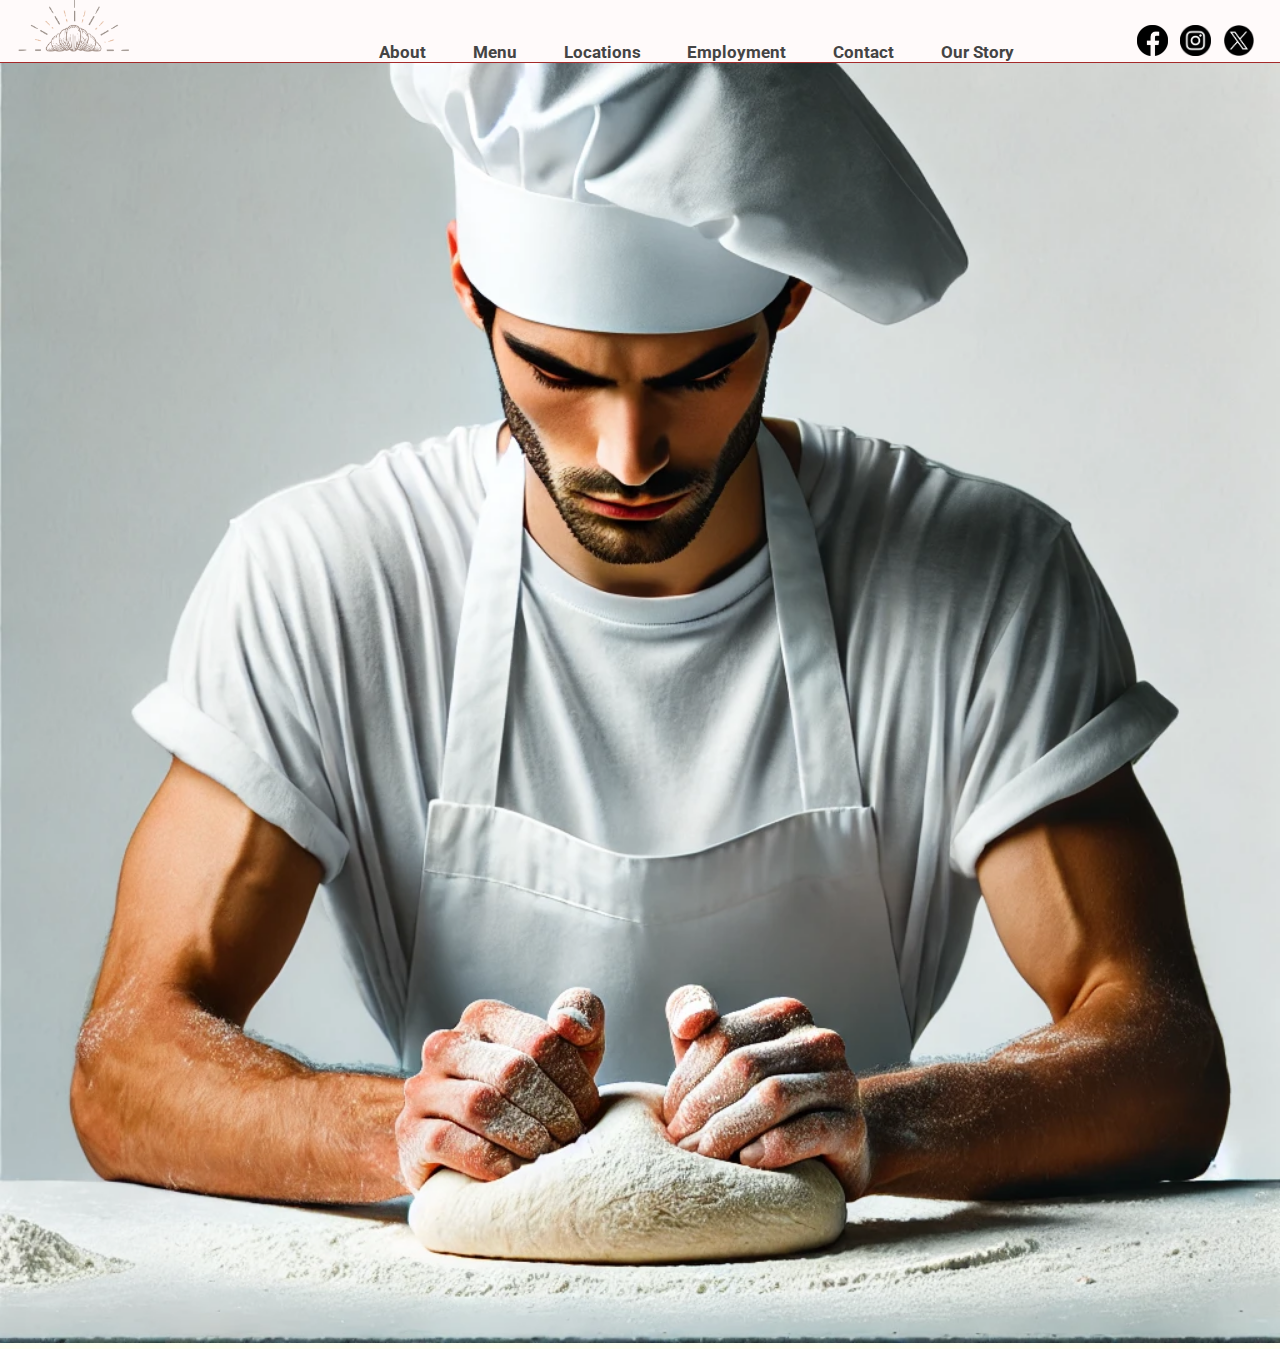
<file: index.html>
<!DOCTYPE html>
<html lang="en">
<head>
    <meta charset="UTF-8">
    <meta name="viewport" content="width=device-width, initial-scale=1.0">
    <title>Lab 9 Homepage</title>
    <link rel="stylesheet" href="css/navstyles.css">
    <link rel="stylesheet" href="css/pagestyles.css">
    <link rel="icon" href="images/logo2-1.png" type="image/x-icon">
    <link href="https://fonts.googleapis.com/css2?family=Roboto:wght@400;700&display=swap" rel="stylesheet">
</head>
<body>
    <header id="main-header">
        <a href="#">
            <img src="images/logo2-1.png" alt="logo" id="mainheaderlogo">
        </a>
        <div id="hamburger">
            <div></div>
            <div></div>
            <div></div>
        </div>
        <div id="dropdown-menu">
            <a href="html/aboutpage.html">About</a>
            <a href="html/menupage.html">Menu</a>
            <a href="html/locationspage.html">Locations</a>
            <a href="html/employmentpage.html">Employment</a>
            <a href="html/contactpage.html">Contact</a>
            <a href="html/storypage.html">Our Story</a>
        </div>
        <ul>
            <li>
                <a href="html/aboutpage.html">About</a>
            </li>
            <li>
                <a href="html/menupage.html">Menu</a>
            </li>
            <li>
                <a href="html/locationspage.html">Locations</a>
            </li>
            <li>
                <a href="html/employmentpage.html">Employment</a>
            </li>
            <li>
                <a href="html/contactpage.html">Contact</a>
            </li>
            <li>
                <a href="html/storypage.html">Our Story</a>
            </li>
        </ul>
        <div id="socials">
            <a href="https://www.facebook.com" target="_blank">
                <img src="images/fb.png" alt="facebook">
            </a>
            <a href="https://www.instagram.com" target="_blank">
                <img src="images/instagram.png" alt="instagram">
            </a>
            <a href="https://www.twitter.com" target="_blank">
                <img src="images/twitterx.png" alt="twitterx">
            </a>
        </div>
    </header>
    <img src="images/baker.png" alt="img" id="hero">
</body>
</html>
</file>
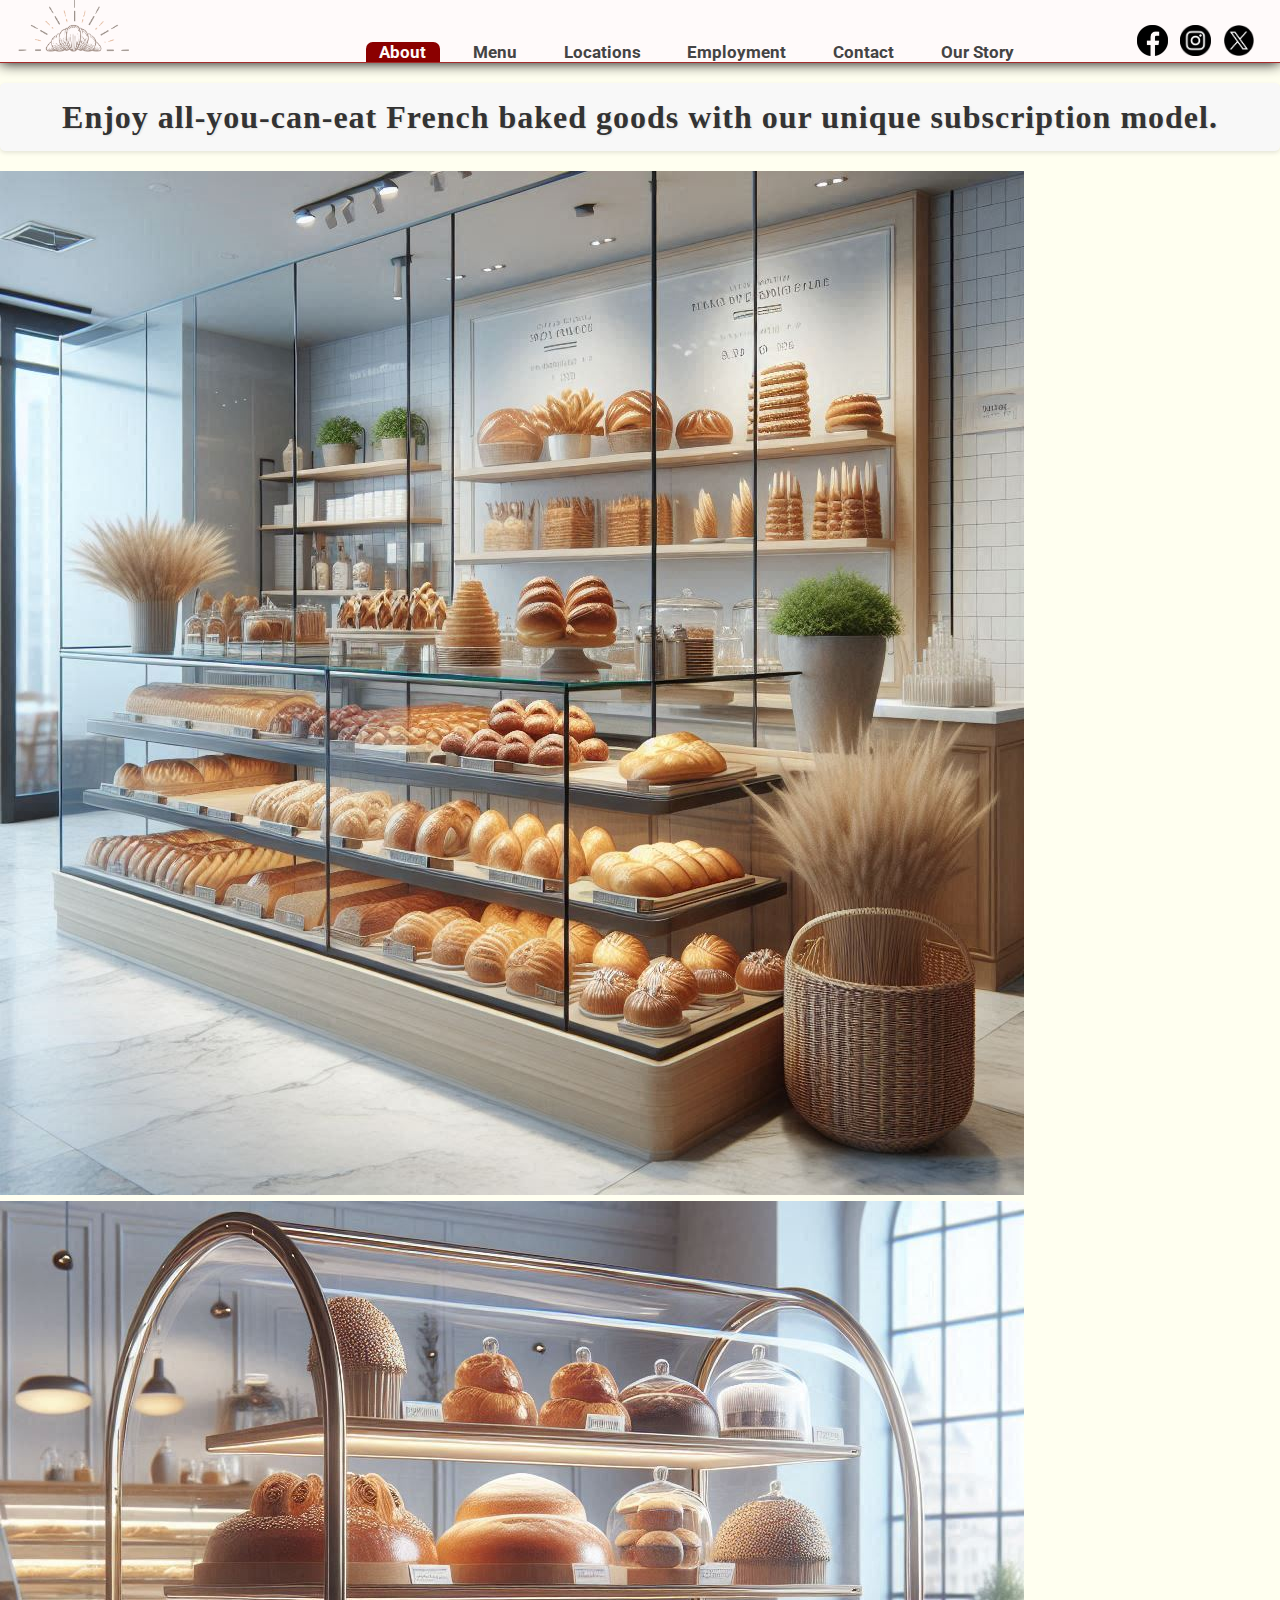
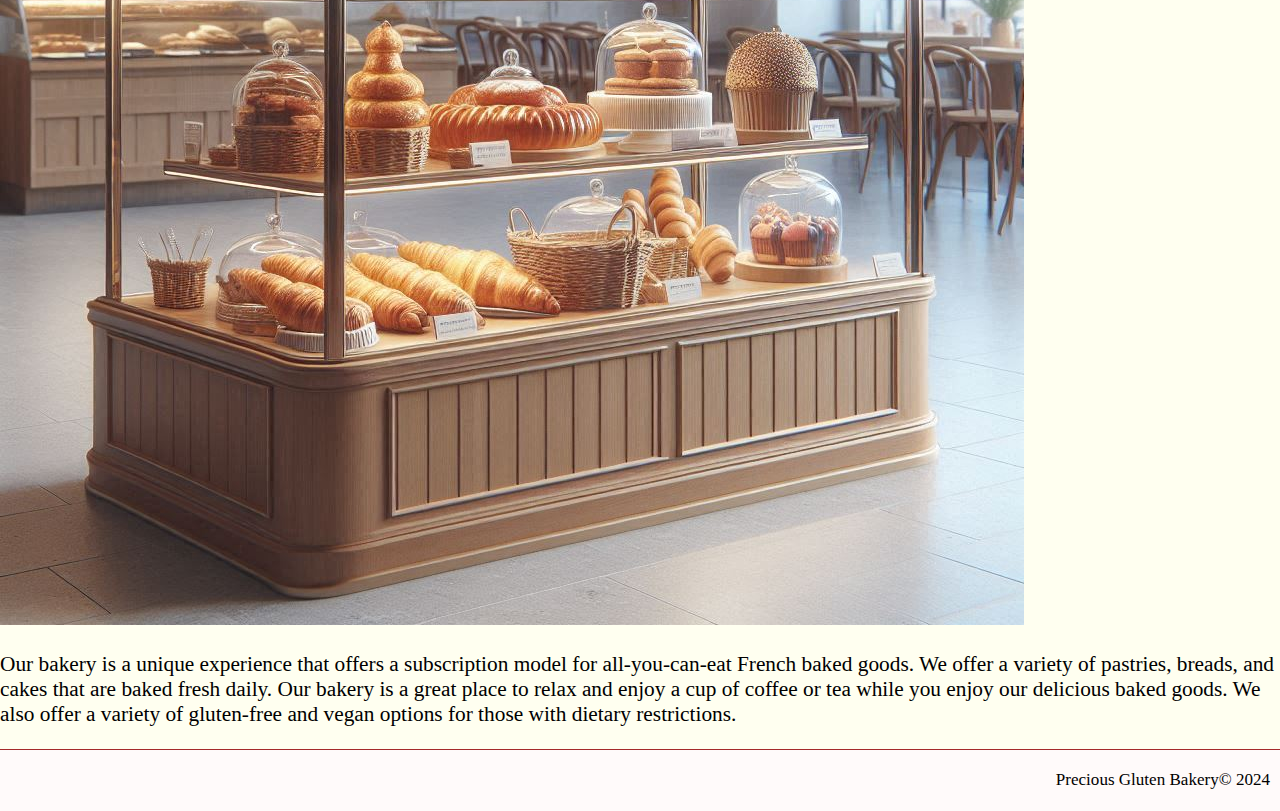
<file: html/aboutpage.html>
<!DOCTYPE html>
<html lang="en">
<head>
    <meta charset="UTF-8">
    <meta name="viewport" content="width=device-width, initial-scale=1.0">
    <title>Lab 9 Homepage</title>
    <link rel="stylesheet" href="../css/navstyles.css">
    <link rel="stylesheet" href="../css/pagestyles.css">
    <link rel="icon" href="../images/logo2-1.png" type="image/x-icon">
    <link href="https://fonts.googleapis.com/css2?family=Roboto:wght@400;700&display=swap" rel="stylesheet">
</head>
<body>
    <header id="main-header">
        <a href="../index.html">
            <img src="../images/logo2-1.png" alt="logo" id="mainheaderlogo">
        </a>
        <div id="hamburger">
            <div></div>
            <div></div>
            <div></div>
        </div>
        <div id="dropdown-menu">
            <a href="aboutpage.html">About</a>
            <a href="menupage.html">Menu</a>
            <a href="locationspage.html">Locations</a>
            <a href="employmentpage.html">Employment</a>
            <a href="contactpage.html">Contact</a>
            <a href="storypage.html">Our Story</a>
        </div>
        <ul>
            <li>
                <a href="aboutpage.html" class="active">About</a>
            </li>
            <li>
                <a href="menupage.html">Menu</a>
            </li>
            <li>
                <a href="locationspage.html">Locations</a>
            </li>
            <li>
                <a href="employmentpage.html">Employment</a>
            </li>
            <li>
                <a href="contactpage.html">Contact</a>
            </li>
            <li>
                <a href="storypage.html">Our Story</a>
            </li>
        </ul>
        <div id="socials">
            <a href="https://www.facebook.com" target="_blank">
                <img src="../images/fb.png" alt="facebook">
            </a>
            <a href="https://www.instagram.com" target="_blank">
                <img src="../images/instagram.png" alt="instagram">
            </a>
            <a href="https://www.twitter.com" target="_blank">
                <img src="../images/twitterx.png" alt="twitterx">
            </a>
        </div>
    </header>
    <p id="about-header">Enjoy all-you-can-eat French baked goods with our unique subscription model.</p>
    <div id="about-container">
        <div id="about-left">
            <img src="../images/display1.jpeg" alt="about1">
            <img src="../images/display2.jpeg" alt="about2">
        </div>
        <div id="about-right">
            <p>Our bakery is a unique experience that offers a subscription model for all-you-can-eat French baked goods. We offer a variety of pastries, breads, and cakes that are baked fresh daily. Our bakery is a great place to relax and enjoy a cup of coffee or tea while you enjoy our delicious baked goods. We also offer a variety of gluten-free and vegan options for those with dietary restrictions.</p>
        </div>
</body>
</html>

<footer> <p class="foot-text"> Precious Gluten Bakery© 2024</p></footer>
</file>
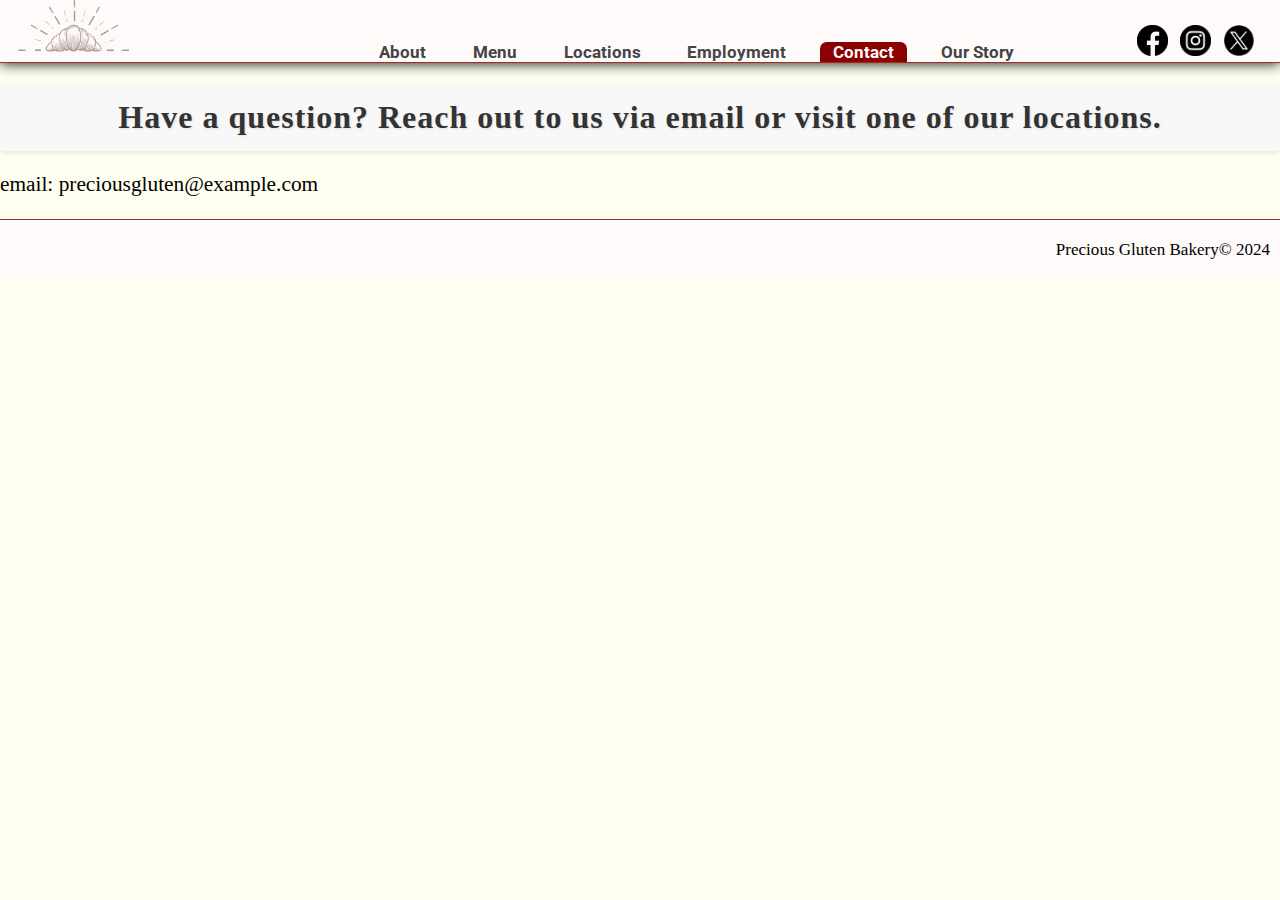
<file: html/contactpage.html>
<!DOCTYPE html>
<html lang="en">
<head>
    <meta charset="UTF-8">
    <meta name="viewport" content="width=device-width, initial-scale=1.0">
    <title>Lab 9 Homepage</title>
    <link rel="stylesheet" href="../css/navstyles.css">
    <link rel="stylesheet" href="../css/pagestyles.css">
    <link rel="icon" href="../images/logo2-1.png" type="image/x-icon">
    <link href="https://fonts.googleapis.com/css2?family=Roboto:wght@400;700&display=swap" rel="stylesheet">
</head>
<body>
    <header id="main-header">
        <a href="../index.html">
            <img src="../images/logo2-1.png" alt="logo" id="mainheaderlogo">
        </a>
        <div id="hamburger">
            <div></div>
            <div></div>
            <div></div>
        </div>
        <div id="dropdown-menu">
            <a href="aboutpage.html">About</a>
            <a href="menupage.html">Menu</a>
            <a href="locationspage.html">Locations</a>
            <a href="employmentpage.html">Employment</a>
            <a href="contactpage.html">Contact</a>
            <a href="storypage.html">Our Story</a>
        </div>
        <ul>
            <li>
                <a href="aboutpage.html">About</a>
            </li>
            <li>
                <a href="menupage.html">Menu</a>
            </li>
            <li>
                <a href="locationspage.html">Locations</a>
            </li>
            <li>
                <a href="employmentpage.html">Employment</a>
            </li>
            <li>
                <a href="contactpage.html" class="active">Contact</a>
            </li>
            <li>
                <a href="storypage.html">Our Story</a>
            </li>
        </ul>
        <div id="socials">
            <a href="https://www.facebook.com" target="_blank">
                <img src="../images/fb.png" alt="facebook">
            </a>
            <a href="https://www.instagram.com" target="_blank">
                <img src="../images/instagram.png" alt="instagram">
            </a>
            <a href="https://www.twitter.com" target="_blank">
                <img src="../images/twitterx.png" alt="twitterx">
            </a>
        </div>
    </header>
    <p id="contact-header">Have a question? Reach out to us via email or visit one of our locations.</p>
    <p>email: preciousgluten@example.com</p>
</body>
</html>

<footer> <p class="foot-text"> Precious Gluten Bakery© 2024 </p></footer>
</file>
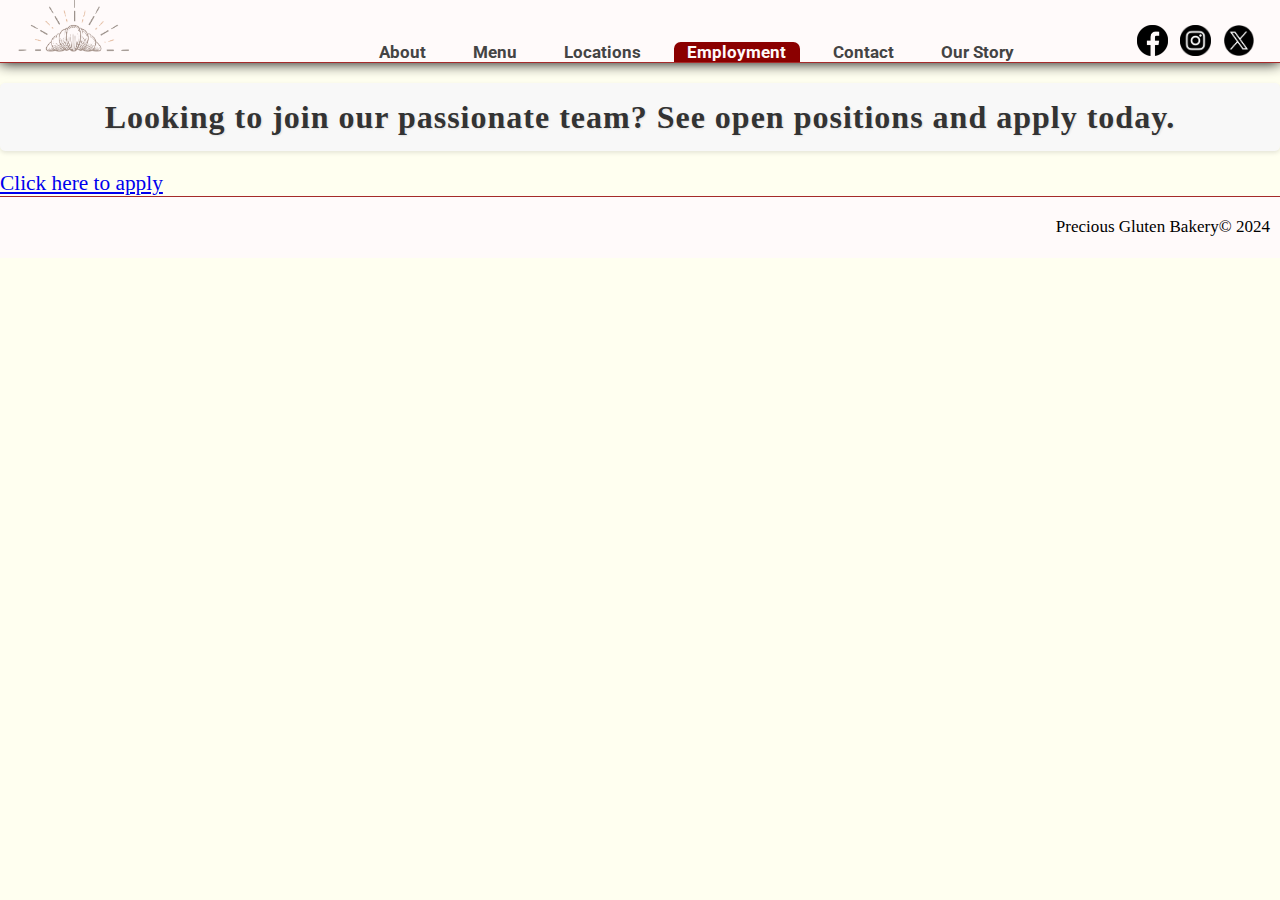
<file: html/employmentpage.html>
<!DOCTYPE html>
<html lang="en">
<head>
    <meta charset="UTF-8">
    <meta name="viewport" content="width=device-width, initial-scale=1.0">
    <title>Lab 9 Homepage</title>
    <link rel="stylesheet" href="../css/navstyles.css">
    <link rel="stylesheet" href="../css/pagestyles.css">
    <link rel="icon" href="../images/logo2-1.png" type="image/x-icon">
    <link href="https://fonts.googleapis.com/css2?family=Roboto:wght@400;700&display=swap" rel="stylesheet">
</head>
<body>
    <header id="main-header">
        <a href="../index.html">
            <img src="../images/logo2-1.png" alt="logo" id="mainheaderlogo">
        </a>
        <div id="hamburger">
            <div></div>
            <div></div>
            <div></div>
        </div>
        <div id="dropdown-menu">
            <a href="aboutpage.html">About</a>
            <a href="menupage.html">Menu</a>
            <a href="locationspage.html">Locations</a>
            <a href="employmentpage.html">Employment</a>
            <a href="contactpage.html">Contact</a>
            <a href="storypage.html">Our Story</a>
        </div>
        <ul>
            <li>
                <a href="aboutpage.html">About</a>
            </li>
            <li>
                <a href="menupage.html">Menu</a>
            </li>
            <li>
                <a href="locationspage.html">Locations</a>
            </li>
            <li>
                <a href="employmentpage.html" class="active">Employment</a>
            </li>
            <li>
                <a href="contactpage.html">Contact</a>
            </li>
            <li>
                <a href="storypage.html">Our Story</a>
            </li>
        </ul>
        <div id="socials">
            <a href="https://www.facebook.com" target="_blank">
                <img src="../images/fb.png" alt="facebook">
            </a>
            <a href="https://www.instagram.com" target="_blank">
                <img src="../images/instagram.png" alt="instagram">
            </a>
            <a href="https://www.twitter.com" target="_blank">
                <img src="../images/twitterx.png" alt="twitterx">
            </a>
        </div>
    </header>
    <p id="employment-header">Looking to join our passionate team? See open positions and apply today.</p>
    <a href="https://eforms.com/images/2018/03/Employment-Job-Application.png" target="_blank">Click here to apply</a>
</body>
</html>

<footer> <p class="foot-text"> Precious Gluten Bakery© 2024 </p></footer>
</file>
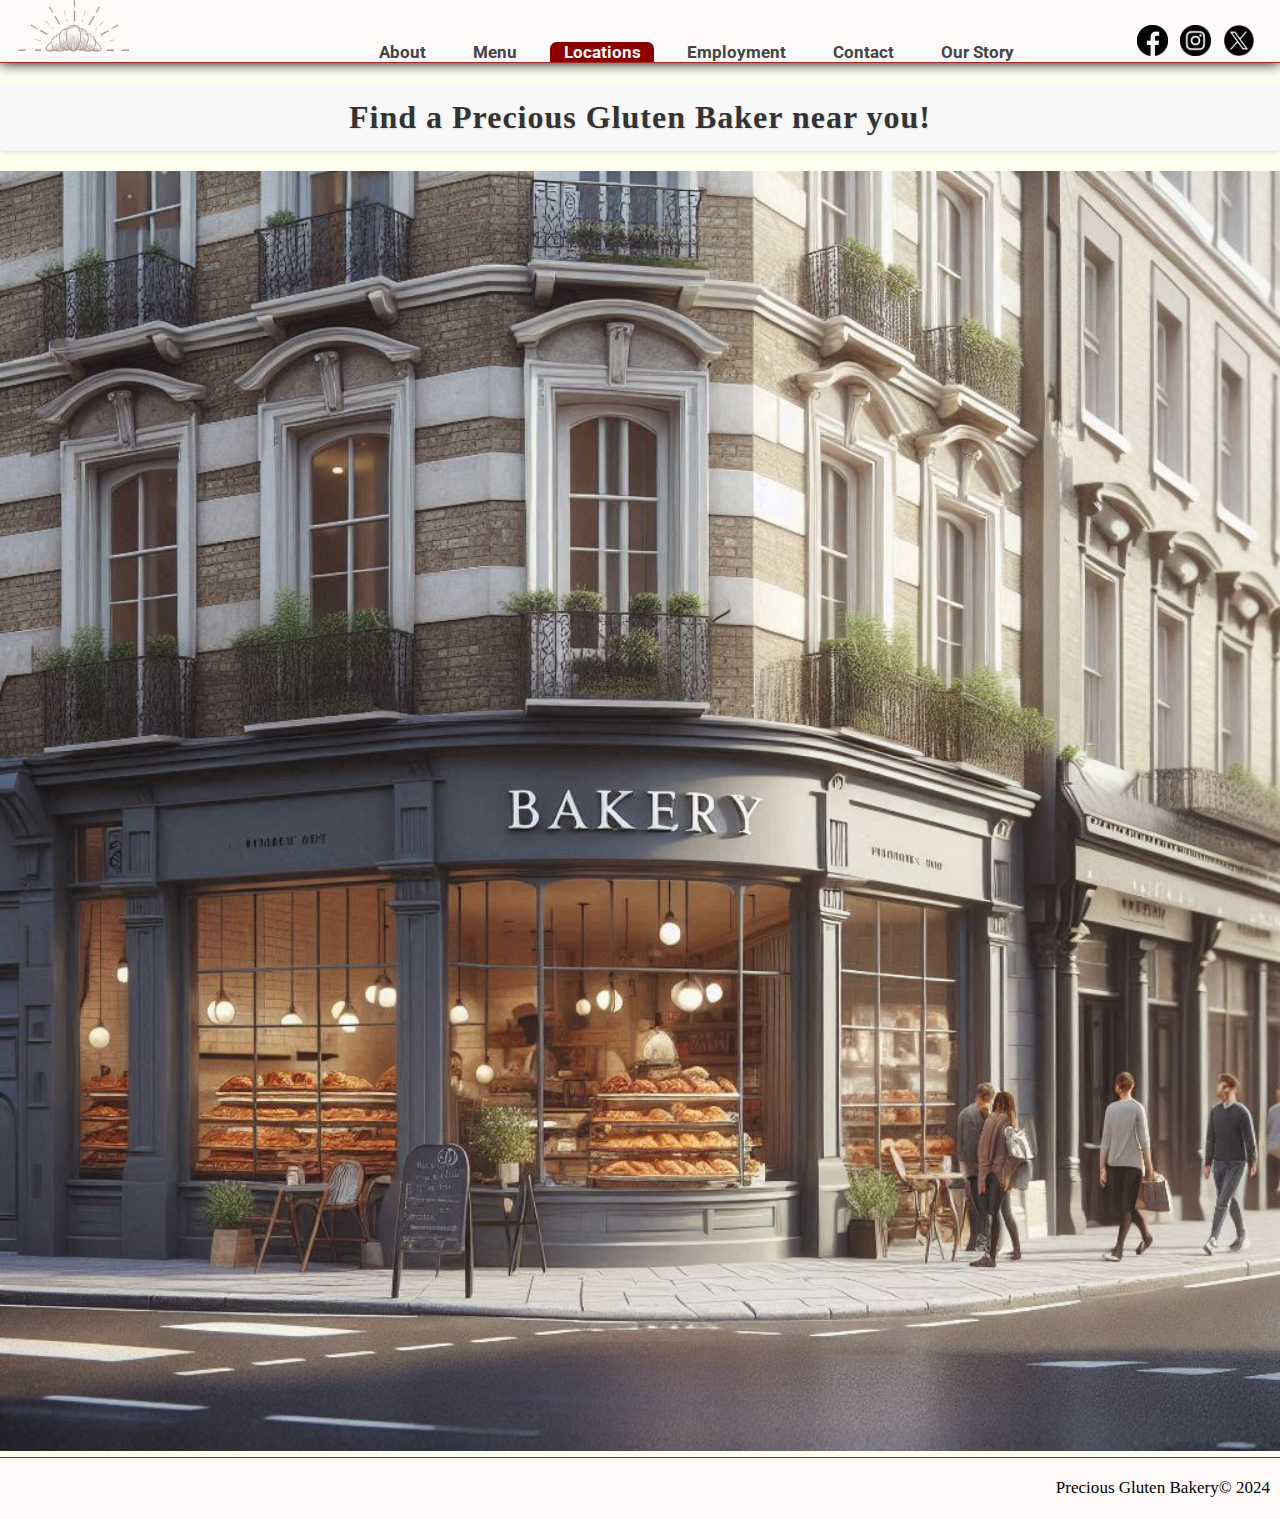
<file: html/locationspage.html>
<!DOCTYPE html>
<html lang="en">
<head>
    <meta charset="UTF-8">
    <meta name="viewport" content="width=device-width, initial-scale=1.0">
    <title>Lab 9 Homepage</title>
    <link rel="stylesheet" href="../css/navstyles.css">
    <link rel="stylesheet" href="../css/pagestyles.css">
    <link rel="icon" href="../images/logo2-1.png" type="image/x-icon">
    <link href="https://fonts.googleapis.com/css2?family=Roboto:wght@400;700&display=swap" rel="stylesheet">
</head>
<body>
    <header id="main-header">
        <a href="../index.html">
            <img src="../images/logo2-1.png" alt="logo" id="mainheaderlogo">
        </a>
        <div id="hamburger">
            <div></div>
            <div></div>
            <div></div>
        </div>
        <div id="dropdown-menu">
            <a href="aboutpage.html">About</a>
            <a href="menupage.html">Menu</a>
            <a href="locationspage.html">Locations</a>
            <a href="employmentpage.html">Employment</a>
            <a href="contactpage.html">Contact</a>
            <a href="storypage.html">Our Story</a>
        </div>
        <ul>
            <li>
                <a href="aboutpage.html">About</a>
            </li>
            <li>
                <a href="menupage.html">Menu</a>
            </li>
            <li>
                <a href="locationspage.html" class="active">Locations</a>
            </li>
            <li>
                <a href="employmentpage.html">Employment</a>
            </li>
            <li>
                <a href="contactpage.html">Contact</a>
            </li>
            <li>
                <a href="storypage.html">Our Story</a>
            </li>
        </ul>
        <div id="socials">
            <a href="https://www.facebook.com" target="_blank">
                <img src="../images/fb.png" alt="facebook">
            </a>
            <a href="https://www.instagram.com" target="_blank">
                <img src="../images/instagram.png" alt="instagram">
            </a>
            <a href="https://www.twitter.com" target="_blank">
                <img src="../images/twitterx.png" alt="twitterx">
            </a>
        </div>
    </header>
    <p id="locations-header">Find a Precious Gluten Baker near you!</p>
    <img src="../images/location1.jpeg" alt="img" id="hero">
</body>
</html>

<footer> <p class="foot-text"> Precious Gluten Bakery© 2024 </p></footer>
</file>
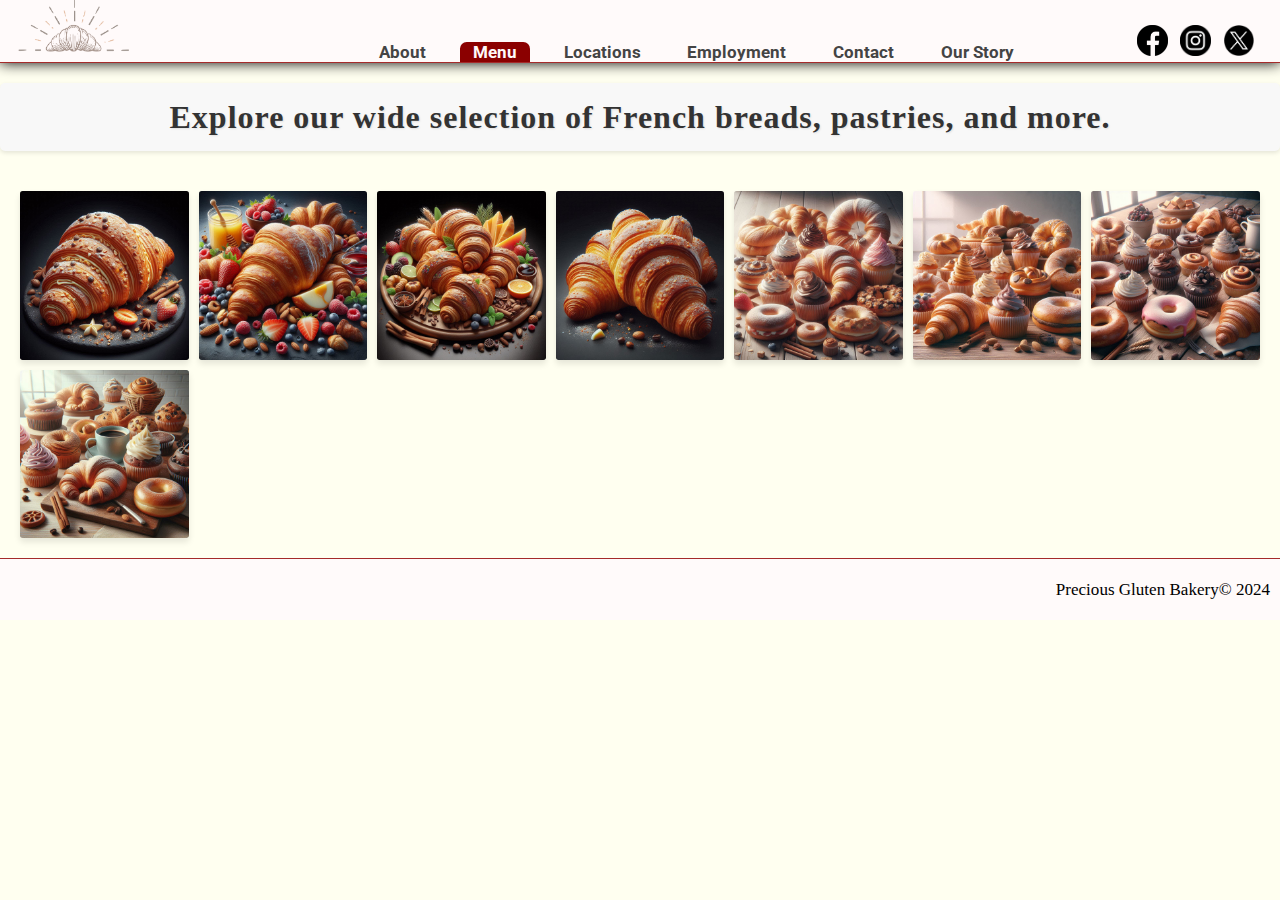
<file: html/menupage.html>
<!DOCTYPE html>
<html lang="en">
<head>
    <meta charset="UTF-8">
    <meta name="viewport" content="width=device-width, initial-scale=1.0">
    <title>Lab 9 Homepage</title>
    <link rel="stylesheet" href="../css/navstyles.css">
    <link rel="stylesheet" href="../css/pagestyles.css">
    <link rel="icon" href="../images/logo2-1.png" type="image/x-icon">
    <link href="https://fonts.googleapis.com/css2?family=Roboto:wght@400;700&display=swap" rel="stylesheet">
</head>
<body>
    <header id="main-header">
        <a href="../index.html">
            <img src="../images/logo2-1.png" alt="logo" id="mainheaderlogo">
        </a>
        <div id="hamburger">
            <div></div>
            <div></div>
            <div></div>
        </div>
        <div id="dropdown-menu">
            <a href="aboutpage.html">About</a>
            <a href="menupage.html">Menu</a>
            <a href="locationspage.html">Locations</a>
            <a href="employmentpage.html">Employment</a>
            <a href="contactpage.html">Contact</a>
            <a href="storypage.html">Our Story</a>
        </div>
        <ul>
            <li>
                <a href="aboutpage.html">About</a>
            </li>
            <li>
                <a href="menupage.html" class="active">Menu</a>
            </li>
            <li>
                <a href="locationspage.html">Locations</a>
            </li>
            <li>
                <a href="employmentpage.html">Employment</a>
            </li>
            <li>
                <a href="contactpage.html">Contact</a>
            </li>
            <li>
                <a href="storypage.html">Our Story</a>
            </li>
        </ul>
        <div id="socials">
            <a href="https://www.facebook.com" target="_blank">
                <img src="../images/fb.png" alt="facebook">
            </a>
            <a href="https://www.instagram.com" target="_blank">
                <img src="../images/instagram.png" alt="instagram">
            </a>
            <a href="https://www.twitter.com" target="_blank">
                <img src="../images/twitterx.png" alt="twitterx">
            </a>
        </div>
    </header>
    <p id="menu-header">Explore our wide selection of French breads, pastries, and more.</p>
    <div class="gallery">
        <img src="../images/croissant1.jpeg" alt="Croissant">
        <img src="../images/croissant2.jpeg" alt="Bread">
        <img src="../images/croissant3.jpeg" alt="Donut">
        <img src="../images/croissant4.jpeg" alt="Cake">
        <img src="../images/pastry1.jpeg" alt="Cookie">
        <img src="../images/pastry2.jpeg" alt="Pastry">
        <img src="../images/pastry3.jpeg" alt="Pie">
        <img src="../images/pastry4.jpeg" alt="Muffin">
    </div>
</body>
</html>

<footer> <p class="foot-text"> Precious Gluten Bakery© 2024 </p></footer>
</file>
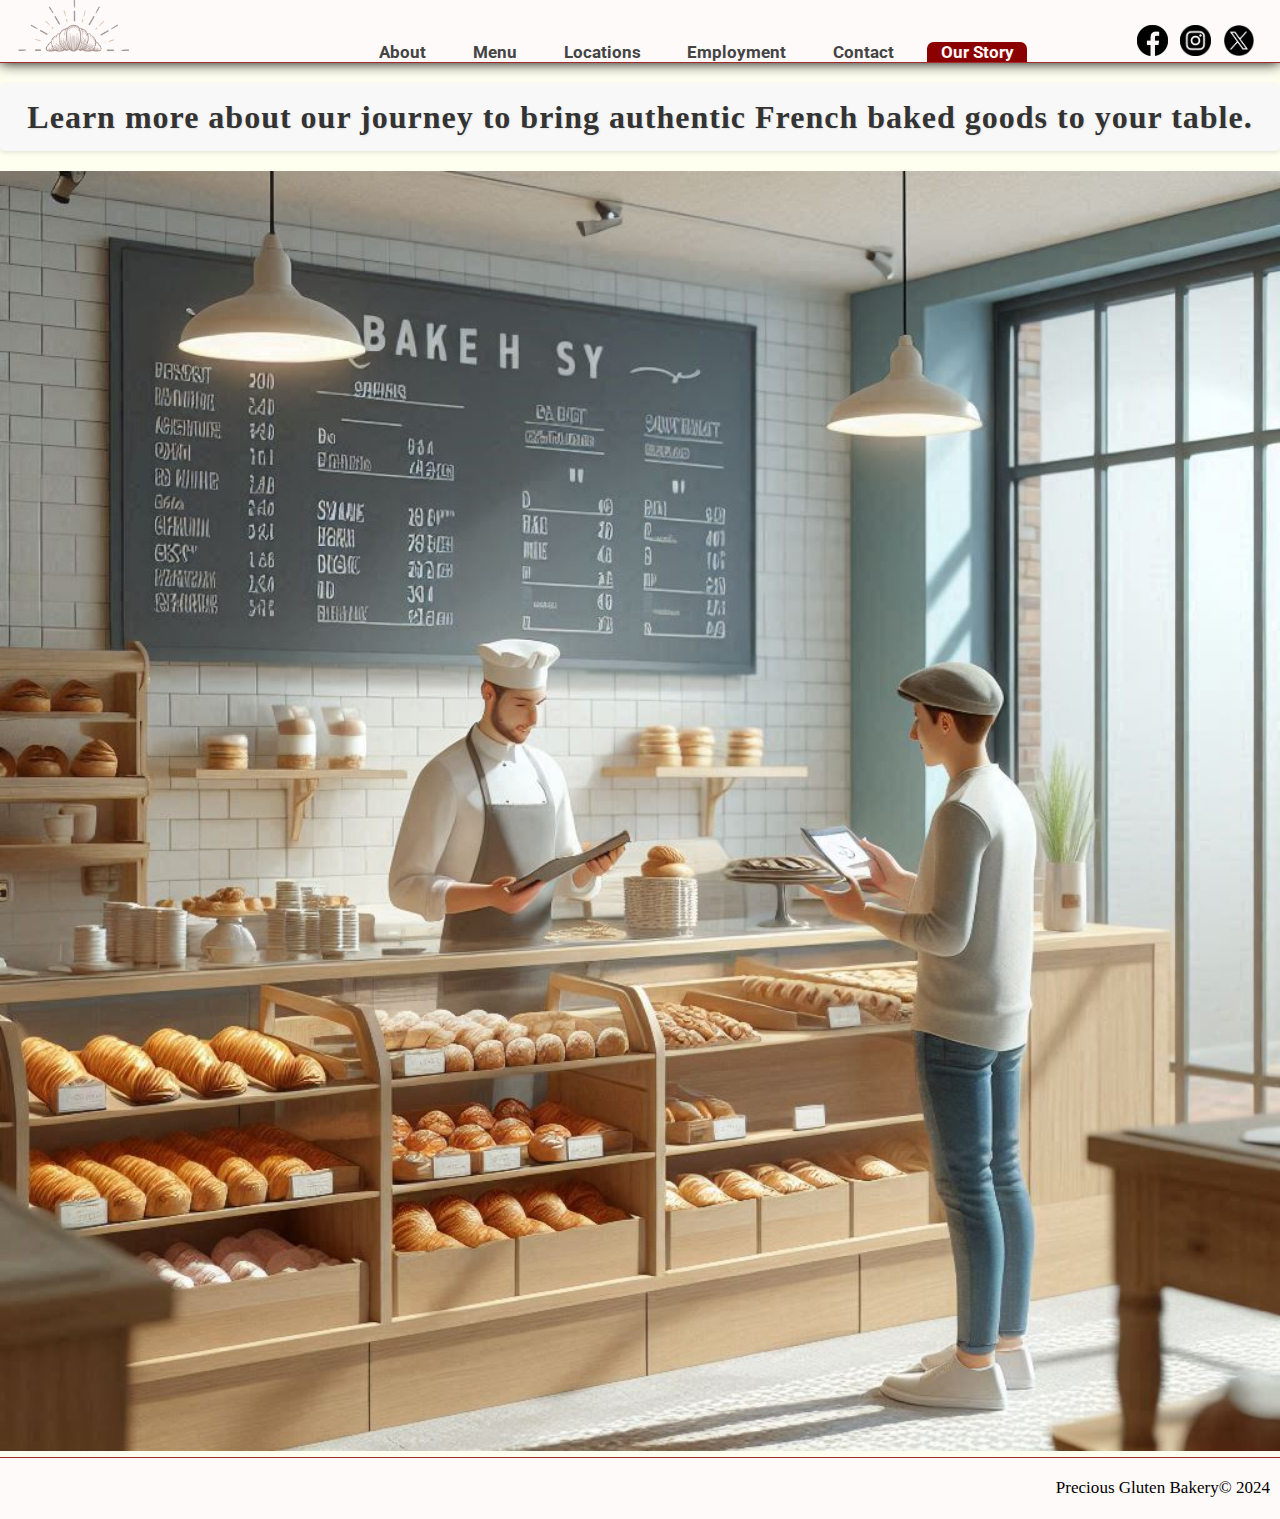
<file: html/storypage.html>
<!DOCTYPE html>
<html lang="en">
<head>
    <meta charset="UTF-8">
    <meta name="viewport" content="width=device-width, initial-scale=1.0">
    <title>Lab 9 Homepage</title>
    <link rel="stylesheet" href="../css/navstyles.css">
    <link rel="stylesheet" href="../css/pagestyles.css">
    <link rel="icon" href="../images/logo2-1.png" type="image/x-icon">
    <link href="https://fonts.googleapis.com/css2?family=Roboto:wght@400;700&display=swap" rel="stylesheet">
</head>
<body>
    <header id="main-header">
        <a href="../index.html">
            <img src="../images/logo2-1.png" alt="logo" id="mainheaderlogo">
        </a>
        <div id="hamburger">
            <div></div>
            <div></div>
            <div></div>
        </div>
        <div id="dropdown-menu">
            <a href="aboutpage.html">About</a>
            <a href="menupage.html">Menu</a>
            <a href="locationspage.html">Locations</a>
            <a href="employmentpage.html">Employment</a>
            <a href="contactpage.html">Contact</a>
            <a href="storypage.html">Our Story</a>
        </div>
        <ul>
            <li>
                <a href="aboutpage.html">About</a>
            </li>
            <li>
                <a href="menupage.html">Menu</a>
            </li>
            <li>
                <a href="locationspage.html">Locations</a>
            </li>
            <li>
                <a href="employmentpage.html">Employment</a>
            </li>
            <li>
                <a href="contactpage.html">Contact</a>
            </li>
            <li>
                <a href="storypage.html" class="active">Our Story</a>
            </li>
        </ul>
        <div id="socials">
            <a href="https://www.facebook.com" target="_blank">
                <img src="../images/fb.png" alt="facebook">
            </a>
            <a href="https://www.instagram.com" target="_blank">
                <img src="../images/instagram.png" alt="instagram">
            </a>
            <a href="https://www.twitter.com" target="_blank">
                <img src="../images/twitterx.png" alt="twitterx">
            </a>
        </div>
    </header>
    <p id="story-header">Learn more about our journey to bring authentic French baked goods to your table.</p>
    <img src="../images/customer1.jpeg" alt="img" id="hero">
</body>
</html>

<footer> <p class="foot-text"> Precious Gluten Bakery© 2024 </p></footer>
</file>
<file: css/navstyles.css>
html{
    font-size: 16pt;
}

body{
    margin: 0pt;
    background-color: ivory;
}

#main-header{
    background-color: snow;
    display: flex;
    justify-content: space-between;
    align-items: flex-end;
    padding: 0pt;
    border-bottom: 1pt solid brown;
    box-shadow: 0 0 10pt rgb(0, 0, 0.2);
}

#main-header #mainheaderlogo{
    width: 80pt;
    transition: all ease 0.3s;
    padding: 2pt 15pt 0pt;
}

#main-header #mainheaderlogo:hover{
    opacity: 50%;
    width: 84pt;
    /* max-width: 80pt; */
    padding: 0pt 13pt;
}

#main-header #socials {
    display: flex;
    gap: 1vw;
    margin-right: 2vw;
}

#main-header #socials img{
    max-width: 23pt;
    transition: all ease 0.3s;
}

#main-header #socials a{
    text-decoration: none;
}

#main-header #socials a:hover{
    opacity: 50%;
}

#main-header ul{
    margin: 0pt;
    padding: 0pt;
    list-style-type: none;
    display: flex;
    gap: 20px;
    transition: all ease .4s;
    justify-content: center;
    align-items: center;
}

#main-header ul a{
    font-family: 'Roboto', sans-serif;
    text-decoration: none;
    color: #444;
    /* text-transform: uppercase; */
    font-weight: bold;
    font-size: 0.8rem;
    display: block;
    transition: all ease .4s;
    padding: 0pt 10pt;
    border-radius: 5pt 5pt 0pt 0pt;
}

#main-header ul a.active{
    background-color: darkred;
    color: snow;
}

#main-header ul a:hover{
    background-color: brown;
    color: snow;
}

#dropdown-menu {
    display: none;

}

/* Media Query for small screens */
@media (max-width: 670pt) {
    #main-header ul {
        display: none;  /* Hide the list on small screens */
    }
    #dropdown-menu {
        visibility: hidden;
        display: flex;
        flex-direction: column;
        background-color: snow;
        position: absolute;
        top: 50px;  /* Adjust as needed */
        left: 10px;  /* Adjust as needed */
        box-shadow: 0 2pt 10pt rgba(0, 0, 0, 0.1);
        padding: 10pt;
    }
    #dropdown-menu.show {
        visibility: visible;
        height: auto;
        opacity: 1;
    }
    #dropdown-menu a {
        padding: 10pt;
        color: #444;
        text-decoration: none;
    }
    #dropdown-menu a:hover {
        background-color: brown;
        color: snow;
    }
    #hamburger {
        display: flex;
        flex-direction: column;
        cursor: pointer;
        position: relative;
    }
    #hamburger div {
        width: 25px;
        height: 3px;
        background-color: #444;
        margin: 4pt 0;
        transition: all 0.3s ease;
    }
    #hamburger:hover + #dropdown-menu, 
    #dropdown-menu:hover {
        visibility: visible;
        height: auto;
        opacity: 1;
    }
}
</file>
<file: css/pagestyles.css>
#hero{
    width: 100%;
    margin: 0pt;
    padding: 0pt;
}

#hero img{
    display: block;
    width: 100%;
}

.gallery {
    display: grid;
    grid-template-columns: repeat(auto-fill, minmax(150px, 1fr));
    gap: 10px;
    padding: 20px;
}

.gallery img {
    width: 100%;
    height: auto;
    border-radius: 2pt;
    box-shadow: 0px 4px 6px rgba(0, 0, 0, 0.1);
}

#menu-header {
    font-size: 1.5rem;
    font-weight: bold;
    color: #333;
    text-align: center;
    margin: 20px 0;
    background-color: #f8f8f8;
    padding: 10px 20px;
    border-radius: 5px;
    box-shadow: 0 2px 4px rgba(0, 0, 0, 0.1);
    text-shadow: 1px 1px 2px rgba(0, 0, 0, 0.1);
    letter-spacing: 1px;
    line-height: 1.5;
}

#about-header {
    font-size: 1.5rem;
    font-weight: bold;
    color: #333;
    text-align: center;
    margin: 20px 0;
    background-color: #f8f8f8;
    padding: 10px 20px;
    border-radius: 5px;
    box-shadow: 0 2px 4px rgba(0, 0, 0, 0.1);
    text-shadow: 1px 1px 2px rgba(0, 0, 0, 0.1);
    letter-spacing: 1px;
    line-height: 1.5;
}

#contact-header {
    font-size: 1.5rem;
    font-weight: bold;
    color: #333;
    text-align: center;
    margin: 20px 0;
    background-color: #f8f8f8;
    padding: 10px 20px;
    border-radius: 5px;
    box-shadow: 0 2px 4px rgba(0, 0, 0, 0.1);
    text-shadow: 1px 1px 2px rgba(0, 0, 0, 0.1);
    letter-spacing: 1px;
    line-height: 1.5;
}

#locations-header {
    font-size: 1.5rem;
    font-weight: bold;
    color: #333;
    text-align: center;
    margin: 20px 0;
    background-color: #f8f8f8;
    padding: 10px 20px;
    border-radius: 5px;
    box-shadow: 0 2px 4px rgba(0, 0, 0, 0.1);
    text-shadow: 1px 1px 2px rgba(0, 0, 0, 0.1);
    letter-spacing: 1px;
    line-height: 1.5;
}

#employment-header {
    font-size: 1.5rem;
    font-weight: bold;
    color: #333;
    text-align: center;
    margin: 20px 0;
    background-color: #f8f8f8;
    padding: 10px 20px;
    border-radius: 5px;
    box-shadow: 0 2px 4px rgba(0, 0, 0, 0.1);
    text-shadow: 1px 1px 2px rgba(0, 0, 0, 0.1);
    letter-spacing: 1px;
    line-height: 1.5;
}

#contact-header {
    font-size: 1.5rem;
    font-weight: bold;
    color: #333;
    text-align: center;
    margin: 20px 0;
    background-color: #f8f8f8;
    padding: 10px 20px;
    border-radius: 5px;
    box-shadow: 0 2px 4px rgba(0, 0, 0, 0.1);
    text-shadow: 1px 1px 2px rgba(0, 0, 0, 0.1);
    letter-spacing: 1px;
    line-height: 1.5;
}

#story-header {
    font-size: 1.5rem;
    font-weight: bold;
    color: #333;
    text-align: center;
    margin: 20px 0;
    background-color: #f8f8f8;
    padding: 10px 20px;
    border-radius: 5px;
    box-shadow: 0 2px 4px rgba(0, 0, 0, 0.1);
    text-shadow: 1px 1px 2px rgba(0, 0, 0, 0.1);
    letter-spacing: 1px;
    line-height: 1.5;
}

footer {
    background-color: snow;
    padding:0.2em;
    padding-right: 10px;
    text-align: right;
    font-size: 80%;
    border-top: 1pt solid brown;
}
</file>
